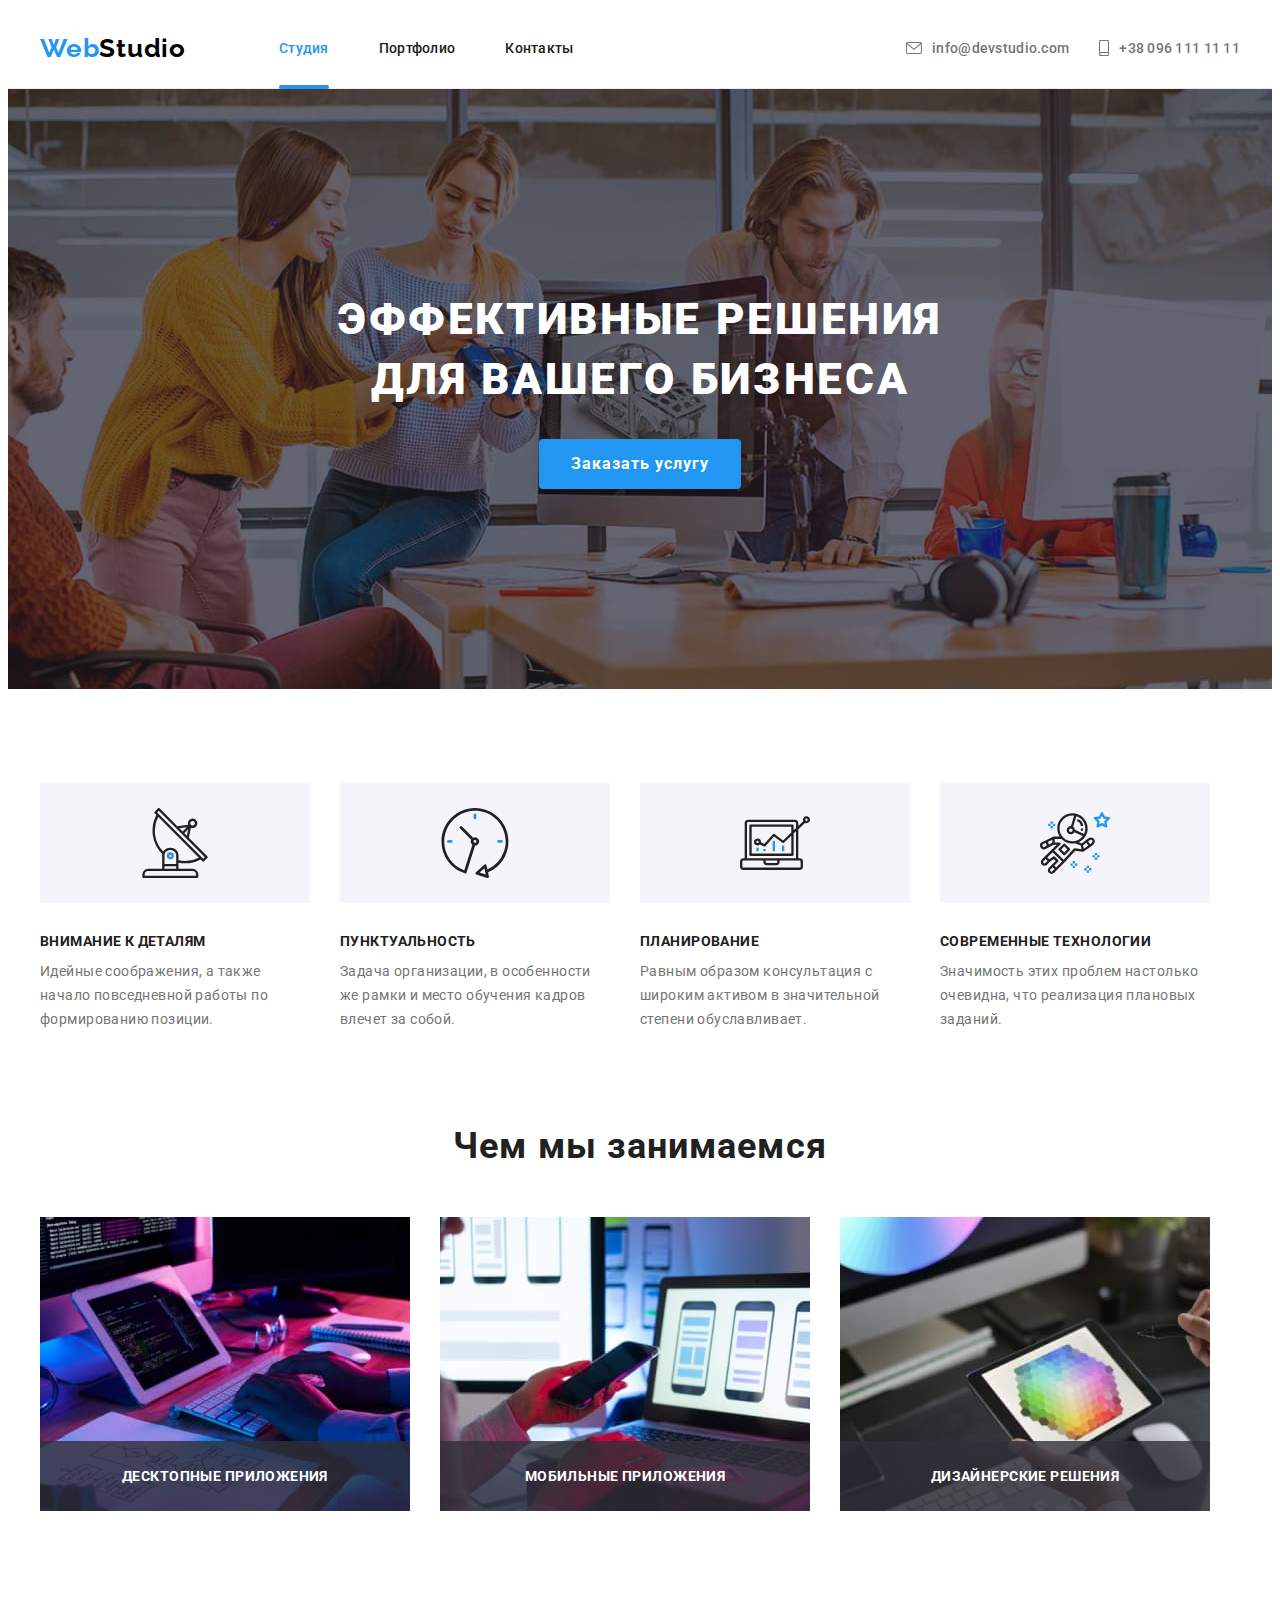
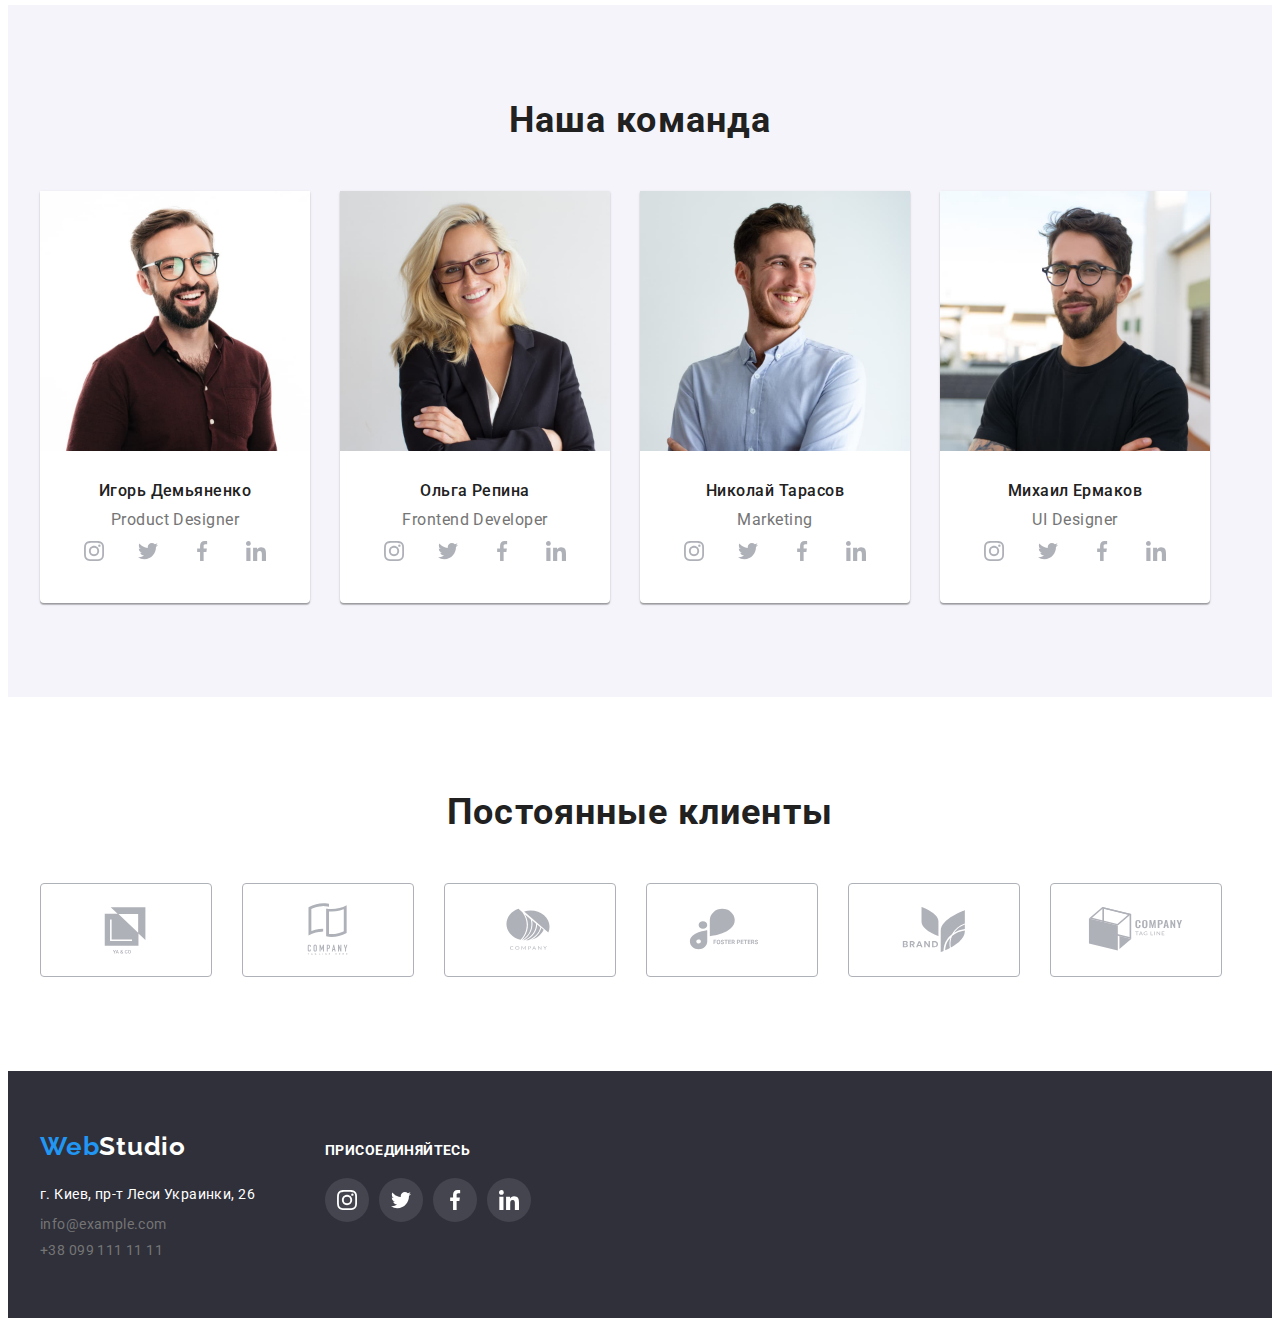
<file: index.html>
<!DOCTYPE html>
<html lang=ru>

<head>
    <meta charset="UTF-8">
    <meta http-equiv="X-UA-Compatible" content="IE=edge">
    <meta name="viewport" content="width=device-width, initial-scale=1.0">
    <title lang="en">WebStudio</title>

    <!-- Normolize  -->
    <link rel="stylesheet" href="https://cdnjs.cloudflare.com/ajax/libs/modern-normalize/1.1.0/modern-normalize.min.css"
        integrity="sha512-wpPYUAdjBVSE4KJnH1VR1HeZfpl1ub8YT/NKx4PuQ5NmX2tKuGu6U/JRp5y+Y8XG2tV+wKQpNHVUX03MfMFn9Q=="
        crossorigin="anonymous" referrerpolicy="no-referrer" />

    <!-- Підключені шрифти -->
    <link rel="preconnect" href="https://fonts.googleapis.com">
    <link rel="preconnect" href="https://fonts.gstatic.com" crossorigin>
    <link
        href="https://fonts.googleapis.com/css2?family=Raleway:wght@700&family=Roboto:wght@100;400;500;700;900&display=swap"
        rel="stylesheet">

    <!-- CSS -->
    <link rel="stylesheet" href="./css/styles.css">

</head>

<body>
    <!-- Секція навігації Header -->
    <header class="header">
        <!-- Навігація по сайту -->
        <div class="container header-container">
            <nav class="header-nav">
                <a class="logo-link link" href="./index.html" lang="en">
                    <span class="logo-style">Web</span>Studio
                </a>
                <ul class="list header-nav-list">
                    <li class="header-item sectiontem">
                        <a class="link header-link current" href="./index.html" lang="ru">Студия</a>
                    </li>
                    <li class="header-item sectiontem">
                        <a class="link header-link" href="./portfolio.html" lang="ru">Портфолио</a>
                    </li>
                    <li class="header-item sectiontem">
                        <a class="link header-link" href="#" lang="ru">Контакты</a>
                    </li>
                </ul>
            </nav>
            <!-- Е-меіл і телефон -->
            <ul class="list header-auth">
                <li class="auth-item">
                    <a class="link header-auth-link" href="mailto:info@devstudio.com">
                        <svg class="icons-contacts" width="16" height="12">
                            <use href="./images/icons.svg#envelope"></use>
                        </svg>info@devstudio.com</a>
                </li>
                <li class="auth-item">
                    <a class="link header-auth-link header-phone" href="tel:+380961111111">
                        <svg class="icons-contacts" width="10" height="16">
                            <use href="./images/icons.svg#smartphone"></use>
                        </svg>+38 096 111 11 11</a>
                </li>
            </ul>
        </div>

    </header>

    <!-- Секція головного контенту -->
    <main class="maim">
        <!-- Секція заголовку і кнопки -->
        <section class="section hero-section">
            <div class="container">
                <h1 class="hero-title" lang="ru">Эффективные решения для вашего бизнеса</h1>
                <button class="btn btn-mode-dark" type="button" data-modal-open>Заказать услугу</button>

            </div>
        </section>
        <!-- Особливості -->
        <section class="section feature">
            <div class="container">
                <h2 class="visually-hidden">Особенности</h2>
                <ul class="list feature-list">
                    <li class="feature-item">
                        <div class="benefits-box-icons">
                            <svg class="benefits-icons" width="70px" height="70px">
                                <use href="./images/icons.svg#antenna"></use>
                            </svg>
                        </div>
                        <h3 class="title feature-title" lang="ru">Внимание к деталям</h3>
                        <p class="text feature-uppertitle" lang="ru">Идейные соображения, а также начало повседневной
                            работы по формированию позиции.</p>
                    </li>
                    <li class="feature-item">
                        <div class="benefits-box-icons">
                            <svg class="benefits-icons" width="70px" height="70px">
                                <use href="./images/icons.svg#clock"></use>
                            </svg>
                        </div>
                        <h3 class="title feature-title" lang="ru">Пунктуальность</h3>
                        <p class="text feature-uppertitle" lang="ru">Задача организации, в особенности же рамки и место
                            обучения кадров влечет за собой.</p>
                    </li>
                    <li class="feature-item">
                        <div class="benefits-box-icons">
                            <svg class="benefits-icons" width="70px" height="70px">
                                <use href="./images/icons.svg#diagram"></use>
                            </svg>
                        </div>
                        <h3 class="title feature-title" lang="ru">Планирование</h3>
                        <p class="text feature-uppertitle" lang="ru">Равным образом консультация с широким активом в
                            значительной степени обуславливает.</p>
                    </li>
                    <li class="feature-item">
                        <div class="benefits-box-icons">
                            <svg class="benefits-icons" width="70px" height="70px">
                                <use href="./images/icons.svg#astronaut"></use>
                            </svg>
                        </div>
                        <h3 class="title feature-title" lang="ru">Современные технологии</h3>
                        <p class="text feature-uppertitle" lang="ru">Значимость этих проблем настолько очевидна, что
                            реализация плановых заданий.</p>
                    </li>
                </ul>
            </div>
        </section>
        <!-- О нас фото -->
        <section class="section about">
            <div class="container">
                <h2 class="title about-title" lang="ru">Чем мы занимаемся</h2>
                <ul class="list about-list">
                    <li class="about-item">
                        <img class="about-img" src="./images/about/box-planshet-z-klaviaturoy.jpg"
                            alt="Руки печатают на портативной клавиатуре програмный код на планшете" width="370">
                        <p class="about-txt">Десктопные приложения</p>
                    </li>
                    <li class="about-item">
                        <img class="about-img" src="./images/about/box-telephon.jpg"
                            alt="Телефон, ноутбук, проекторное дублировние картинки на ноутбуке" width="370">
                        <p class="about-txt">Мобильные приложения</p>
                    </li>
                    <li class="about-item">
                        <img class="about-img" src="./images/about/box-planshet-z-palitroi.jpg"
                            alt="Планшет з палитрой цветов" width="370">
                        <p class="about-txt">Дизайнерские решения</p>
                    </li>
                </ul>
            </div>
        </section>
        <!-- О сотрудниках з фото -->
        <section class="section team">
            <div class="container">
                <h2 class="title team-title" lang="ru">Наша команда</h2>
                <ul class="list team-list">
                    <li class="team-item">
                        <img class="team-img" src="./images/team/img-igor.jpg"
                            alt="Мужичина с бородой в очках в коричневой рубашке" width="270">
                        <div class="card">
                            <h3 class="title team-uppertitle" lang="ru">Игорь Демьяненко</h3>
                            <p class="text team-text" lang="en">Product Designer</p>
                            <ul class="list team-list-icons">
                                <li class="team-item-icons">
                                    <a class="link team-link-icons" target="_blank" rel="noopener noreferrer"
                                        href="https://www.instagram.com/" aria-label="Инстаграм">
                                        <svg class="team-icons" width="20" height="20">
                                            <use href="./images/icons.svg#instagram"></use>
                                        </svg>
                                    </a>
                                </li>
                                <li class="team-item-icons">
                                    <a class="link team-link-icons" target="_blank" rel="noopener noreferrer"
                                        href="https://twitter.com/?lang=ru" aria-label="Твиттер">
                                        <svg class="team-icons" width="20" height="20">
                                            <use href="./images/icons.svg#twitter"></use>
                                        </svg>
                                    </a>
                                </li>
                                <li class="team-item-icons">
                                    <a class="link team-link-icons" target="_blank" rel="noopener noreferrer"
                                        href="https://www.facebook.com/" aria-label="Фейсбук">
                                        <svg class="team-icons" width="20" height="20">
                                            <use href="./images/icons.svg#facebook"></use>
                                        </svg>
                                    </a>
                                </li>
                                <li class="team-item-icons">
                                    <a class="link team-link-icons" target="_blank" rel="noopener noreferrer"
                                        href="https://www.linkedin.com/" aria-label="Линкедин">
                                        <svg class="team-icons" width="20" height="20">
                                            <use href="./images/icons.svg#linkedin"></use>
                                        </svg>
                                    </a>
                                </li>
                            </ul>
                        </div>
                    </li>
                    <li class="team-item">

                        <img class="team-img" src="./images/team/img-olha.jpg" alt="Блондинка в очках и черном пиджаке"
                            width="270">
                        <div class="card">
                            <h3 class="title team-uppertitle" lang="ru">Ольга Репина</h3>
                            <p class="text team-text" lang="en">Frontend Developer</p>
                            <ul class="list team-list-icons">
                                <li>
                                    <a class="link team-link-icons" target="_blank" rel="noopener noreferrer"
                                        href="https://www.instagram.com/" aria-label="Инстаграм">
                                        <svg class="team-icons" width="20" height="20">
                                            <use href="./images/icons.svg#instagram"></use>
                                        </svg>
                                    </a>
                                </li>
                                <li>
                                    <a class="link team-link-icons" target="_blank" rel="noopener noreferrer"
                                        href="https://twitter.com/?lang=ru" aria-label="Твиттер">
                                        <svg class="team-icons" width="20" height="20">
                                            <use href="./images/icons.svg#twitter"></use>
                                        </svg>
                                    </a>
                                </li>
                                <li>
                                    <a class="link team-link-icons" target="_blank" rel="noopener noreferrer"
                                        href="https://www.facebook.com/" aria-label="Фейсбук">
                                        <svg class="team-icons" width="20" height="20">
                                            <use href="./images/icons.svg#facebook"></use>
                                        </svg>
                                    </a>
                                </li>
                                <li>
                                    <a class="link team-link-icons" target="_blank" rel="noopener noreferrer"
                                        href="https://www.linkedin.com/" aria-label="Линкедин">
                                        <svg class="team-icons" width="20" height="20">
                                            <use href="./images/icons.svg#linkedin"></use>
                                        </svg>
                                    </a>
                                </li>
                            </ul>
                        </div>
                    </li>
                    <li class="team-item">
                        <img class="team-img" src="./images/team/img-nikita.jpg"
                            alt="Парень с бородой в белой рубашке улибается" width="270">
                        <div class="card">
                            <h3 class="title team-uppertitle" lang="ru">Николай Тарасов</h3>
                            <p class="text team-text" lang="en">Marketing</p>
                            <ul class="list team-list-icons">
                                <li>
                                    <a class="link team-link-icons" target="_blank" rel="noopener noreferrer"
                                        href="https://www.instagram.com/" aria-label="Инстаграм">
                                        <svg class="team-icons" width="20" height="20">
                                            <use href="./images/icons.svg#instagram"></use>
                                        </svg>
                                    </a>
                                </li>
                                <li>
                                    <a class="link team-link-icons" target="_blank" rel="noopener noreferrer"
                                        href="https://twitter.com/?lang=ru" aria-label="Твиттер">
                                        <svg class="team-icons" width="20" height="20">
                                            <use href="./images/icons.svg#twitter"></use>
                                        </svg>
                                    </a>
                                </li>
                                <li>
                                    <a class="link team-link-icons" target="_blank" rel="noopener noreferrer"
                                        href="https://www.facebook.com/" aria-label="Фейсбук">
                                        <svg class="team-icons" width="20" height="20">
                                            <use href="./images/icons.svg#facebook"></use>
                                        </svg>
                                    </a>
                                </li>
                                <li>
                                    <a class="link team-link-icons" target="_blank" rel="noopener noreferrer"
                                        href="https://www.linkedin.com/" aria-label="Линкедин">
                                        <svg class="team-icons" width="20" height="20">
                                            <use href="./images/icons.svg#linkedin"></use>
                                        </svg>
                                    </a>
                                </li>
                            </ul>
                        </div>
                    </li>
                    <li class="team-item">
                        <img class="team-img" src="./images/team/img-misha.jpg"
                            alt="Парень в очках и борой в черной футболке" width="270">
                        <div class="card">
                            <h3 class="title team-uppertitle" lang="ru">Михаил Ермаков</h3>
                            <p class="text team-text" lang="en">UI Designer</p>
                            <ul class="list team-list-icons">
                                <li>
                                    <a class="link team-link-icons" target="_blank" rel="noopener noreferrer"
                                        href="https://www.instagram.com/" aria-label="Инстаграм">
                                        <svg class="team-icons" width="20" height="20">
                                            <use href="./images/icons.svg#instagram"></use>
                                        </svg>
                                    </a>
                                </li>
                                <li>
                                    <a class="link team-link-icons" target="_blank" rel="noopener noreferrer"
                                        href="https://twitter.com/?lang=ru" aria-label="Твиттер">
                                        <svg class="team-icons" width="20" height="20">
                                            <use href="./images/icons.svg#twitter"></use>
                                        </svg>
                                    </a>
                                </li>
                                <li>
                                    <a class="link team-link-icons" target="_blank" rel="noopener noreferrer"
                                        href="https://www.facebook.com/" aria-label="Фейсбук">
                                        <svg class="team-icons" width="20" height="20">
                                            <use href="./images/icons.svg#facebook"></use>
                                        </svg>
                                    </a>
                                </li>
                                <li>
                                    <a class="link team-link-icons" target="_blank" rel="noopener noreferrer"
                                        href="https://www.linkedin.com/" aria-label="Линкедин">
                                        <svg class="team-icons" width="20" height="20">
                                            <use href="./images/icons.svg#linkedin"></use>
                                        </svg>
                                    </a>
                                </li>
                            </ul>
                        </div>
                    </li>
                </ul>
            </div>
        </section>
        <!-- Постояние коиенти -->
        <section class="section">
            <div class="container clients-container">
                <h2 class="title clients-title">Постоянные клиенты</h2>
                <ul class="list clients-list">
                    <li>
                        <a class="clients-link link" href="./index.html" target="_blank" rel="noopener noreferrer">
                            <svg class="clients-icons" width="106" height="60">
                                <use href="./images/icons.svg#client-1"></use>
                            </svg>
                        </a>
                    </li>
                    <li>
                        <a class="clients-link link" href="./index.html" target="_blank" rel="noopener noreferrer">
                            <svg class="clients-icons" width="106" height="60">
                                <use href="./images/icons.svg#client-2"></use>
                            </svg>
                        </a>
                    </li>
                    <li>
                        <a class="clients-link link" href="./index.html" target="_blank" rel="noopener noreferrer">
                            <svg class="clients-icons" width="106" height="60">
                                <use href="./images/icons.svg#client-3"></use>
                            </svg>
                        </a>
                    </li>
                    <li>
                        <a class="clients-link link" href="./index.html" target="_blank" rel="noopener noreferrer">
                            <svg class="clients-icons" width="106" height="60">
                                <use href="./images/icons.svg#client-4"></use>
                            </svg>
                        </a>
                    </li>
                    <li>
                        <a class="clients-link link" href="./index.html" target="_blank" rel="noopener noreferrer">
                            <svg class="clients-icons" width="106" height="60">
                                <use href="./images/icons.svg#client-5"></use>
                            </svg>
                        </a>
                    </li>
                    <li>
                        <a class="clients-link link" href="./index.html" target="_blank" rel="noopener noreferrer">
                            <svg class="clients-icons" width="106" height="60">
                                <use href="./images/icons.svg#client-6"></use>
                            </svg>
                        </a>
                    </li>
                </ul>
            </div>
        </section>
    </main>
    <!-- Секція підвалу, прав, контактної інформаціх -->
    <footer class="footer">
        <div class="container footer-container">
            <div class="footer-address">
                <!-- Лого з посиланням -->
                <a class="link footer-logo" href="./index.html" lang="en"><span class="logo-style">Web</span>Studio</a>
                <address class="address">
                    <ul class="list footer-list">
                        <!-- Адреса -->
                        <li class="address-item"><a class="link address-link footer-contacts"
                                href="https://goo.gl/maps/Kzo8s4aSdxviGHbG7" target="_blank"
                                rel="noopener nofollow noreferrer">г. Киев, пр-т Леси Украинки, 26</a>
                        </li>
                        <!-- Е-меіл і телефон -->
                        <li class="address-item">
                            <a class="link footer-contacts footer-mail"
                                href="mailto:info@example.com">info@example.com</a>
                        </li>
                        <li class="address-item">
                            <a class="link footer-contacts footer-phone" href="tel:+380991111111">+38 099 111 11 11</a>
                        </li>
                    </ul>
                </address>
            </div>
            <div class="footer-socials">
                <p class="footer-socials-title">Присоединяйтесь</p>
                <ul class="list footer-socials-list">
                    <li class="footer-socials-item">
                        <a class="link footer-socials-link" target="_blank" rel="noopener noreferrer"
                            href="https://www.instagram.com/" aria-label="Инстаграм">
                            <svg class="footers-icons" width="20" height="20">
                                <use href="./images/icons.svg#instagram"></use>
                            </svg>
                        </a>
                    </li>
                    <li class="footer-socials-item">
                        <a class="link footer-socials-link" target="_blank" rel="noopener noreferrer"
                            href="https://twitter.com/?lang=ru" aria-label="Твиттер">
                            <svg class="footers-icons" width="20" height="20">
                                <use href="./images/icons.svg#twitter""></use>
                            </svg>
                        </a>
                    </li>
                    <li class=" footer-socials-item">
                                    <a class="link footer-socials-link" target="_blank" rel="noopener noreferrer"
                                        href="https://www.facebook.com/" aria-label="Фейсбук">
                                        <svg class="footers-icons" width="20" height="20">
                                            <use href="./images/icons.svg#facebook"></use>
                                        </svg>
                                    </a>
                    </li>
                    <li class="footer-socials-item">
                        <a class="link footer-socials-link" target="_blank" rel="noopener noreferrer"
                            href="https://www.linkedin.com/" aria-label="Линкедин">
                            <svg class="footers-icons" width="20" height="20">
                                <use href="./images/icons.svg#linkedin"></use>
                            </svg>
                        </a>
                    </li>
                </ul>
            </div>
        </div>
    </footer>
    <!-- Modal window -->
    <div class="backdrop is-hidden" data-modal>
        <div class="modal">
            <button class="modal-btn" type="button" data-modal-close>
                <svg class="modal-btn-icon" width="18" height="18">
                    <use href="./images/icons.svg#close-black-icon"></use>
                </svg>
            </button>
        </div>
    </div>
    <script src="./js/modal.js"></script>
</body>

</html>
</file>
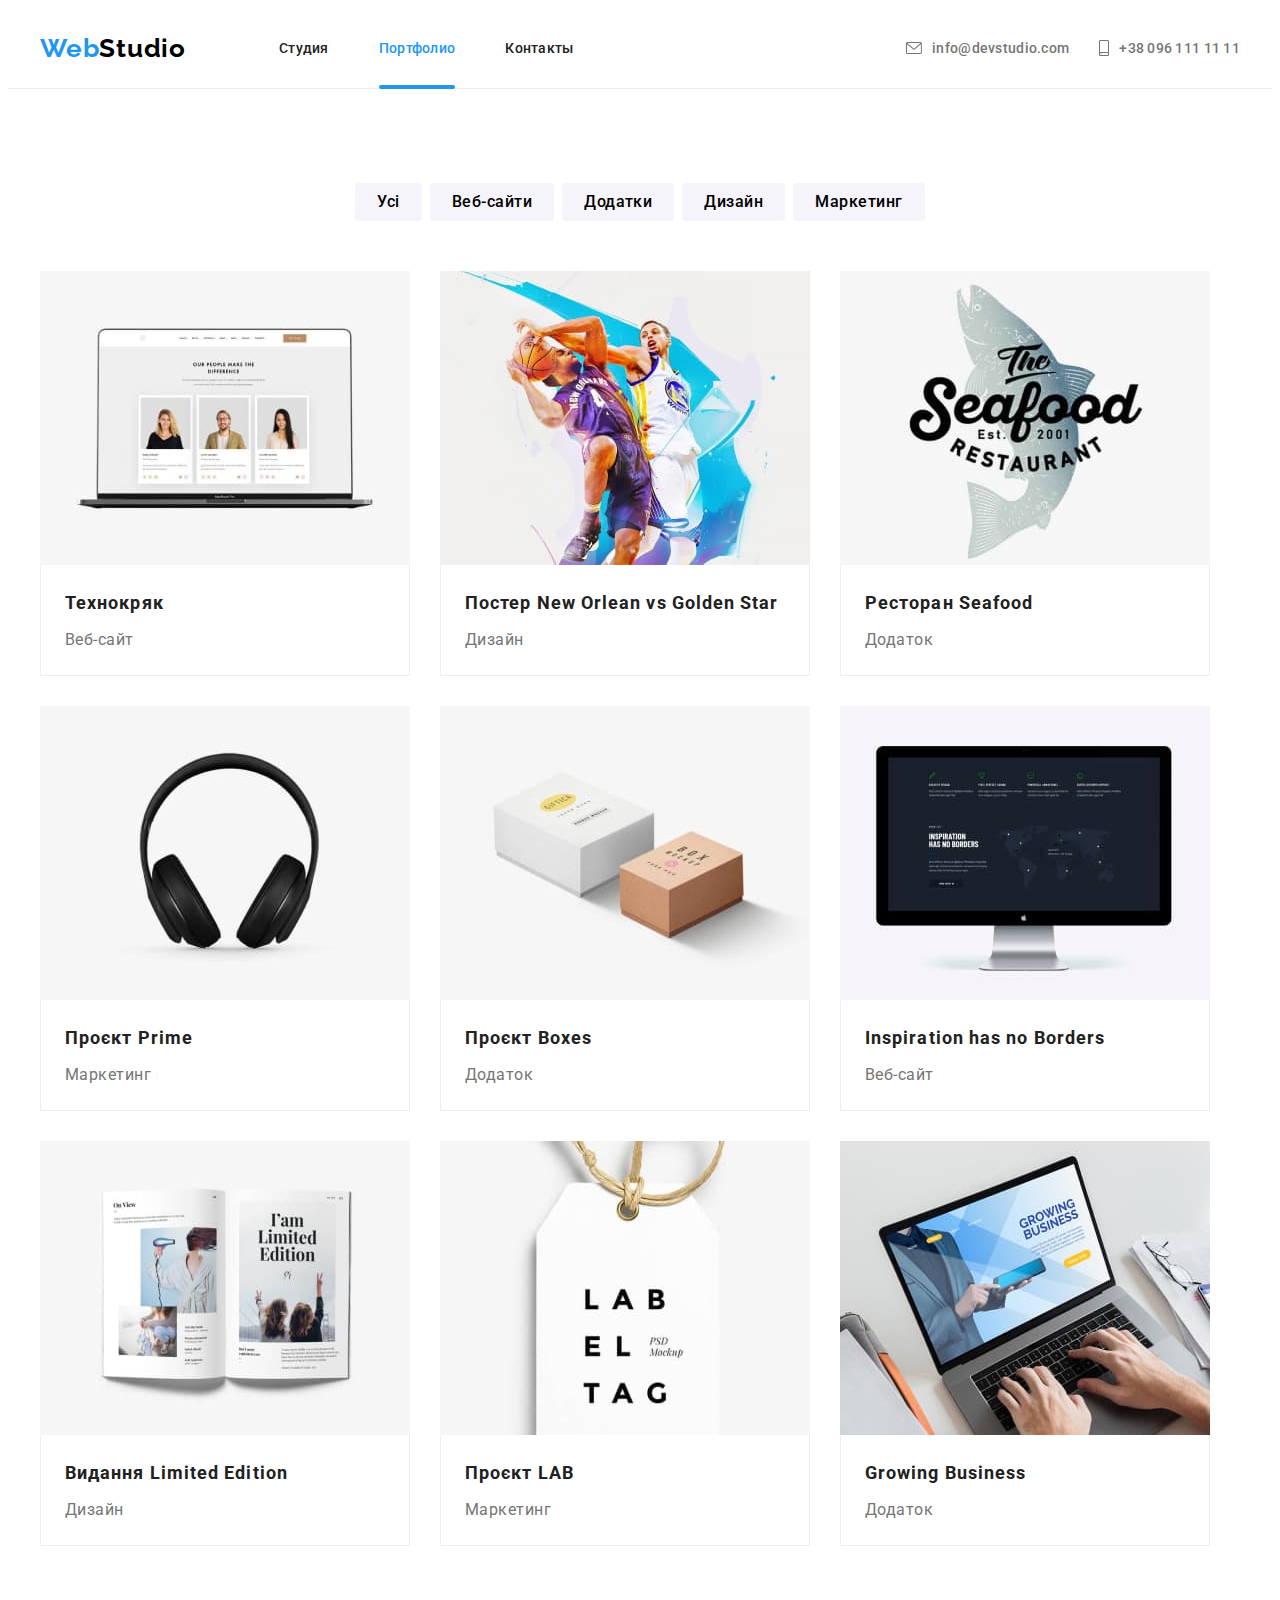
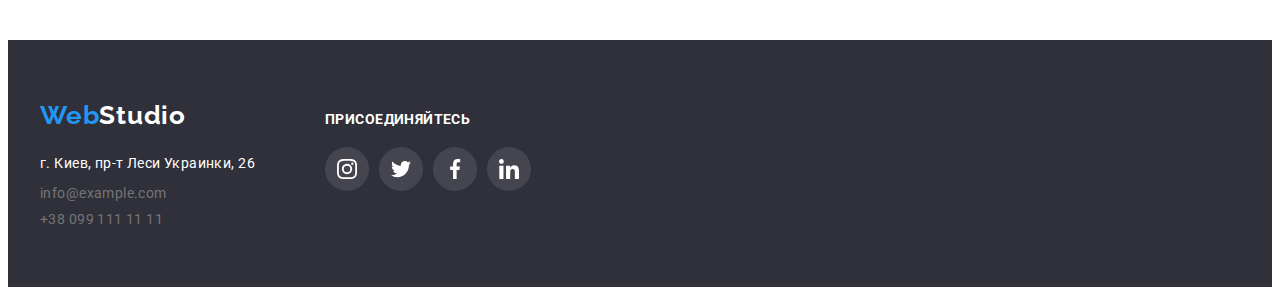
<file: portfolio.html>
<!DOCTYPE html>
<html lang=ru>

<head>
    <meta charset="UTF-8">
    <meta http-equiv="X-UA-Compatible" content="IE=edge">
    <meta name="viewport" content="width=device-width, initial-scale=1.0">
    <title lang="en">Portfolio</title>

    <!-- Normolize  -->
    <link rel="stylesheet" href="https://cdnjs.cloudflare.com/ajax/libs/modern-normalize/1.1.0/modern-normalize.min.css"
        integrity="sha512-wpPYUAdjBVSE4KJnH1VR1HeZfpl1ub8YT/NKx4PuQ5NmX2tKuGu6U/JRp5y+Y8XG2tV+wKQpNHVUX03MfMFn9Q=="
        crossorigin="anonymous" referrerpolicy="no-referrer" />

    <!-- Підключені шрифти -->
    <link rel="preconnect" href="https://fonts.googleapis.com">
    <link rel="preconnect" href="https://fonts.gstatic.com" crossorigin>
    <link
        href="https://fonts.googleapis.com/css2?family=Raleway:wght@700&family=Roboto:wght@100;400;500;700;900&display=swap"
        rel="stylesheet">

    <!-- CSS -->
    <link rel="stylesheet" href="./css/styles.css">

</head>

<body>
    <!-- Секція навігації Header -->
    <header class="header">
        <!-- Навігація по сайту -->
        <div class="container header-container">
            <nav class="header-nav">
                <a class="logo-link link" href="./index.html" lang="en">
                    <span class="logo-style">Web</span>Studio
                </a>
                <ul class="list header-nav-list">
                    <li class="header-item sectiontem">
                        <a class="link header-link" href="./index.html" lang="ru">Студия</a>
                    </li>
                    <li class="header-item sectiontem">
                        <a class="link header-link current" href="./portfolio.html" lang="ru">Портфолио</a>
                    </li>
                    <li class="header-item sectiontem">
                        <a class="link header-link" href="#" lang="ru">Контакты</a>
                    </li>
                </ul>
            </nav>
            <!-- Е-меіл і телефон -->
            <ul class="list header-auth">
                <li class="auth-item">
                    <a class="link header-auth-link" href="mailto:info@devstudio.com">
                        <svg class="icons-contacts" width="16" height="12">
                            <use href="./images/icons.svg#envelope"></use>
                        </svg>info@devstudio.com</a>
                </li>
                <li class="auth-item">
                    <a class="link header-auth-link header-phone" href="tel:+380961111111">
                        <svg class="icons-contacts" width="10" height="16">
                            <use href="./images/icons.svg#smartphone"></use>
                        </svg>+38 096 111 11 11</a>
                </li>
            </ul>
        </div>

    </header>

    <!-- Секція головного контенту Portfolio-->
    <main>
        <section class="section">
            <h1 class="visually-hidden">Фильтр</h1>
            <div class="container">
                <ul class="list btn-list">
                    <li class="btn-item">
                        <button class="filter-btn" type="button">Усі</button>
                    </li>
                    <li class="btn-item">
                        <button class="filter-btn" type="button">Веб-сайти</button>
                    </li>
                    <li class="btn-item">
                        <button class="filter-btn" type="button">Додатки</button>
                    </li>
                    <li class="btn-item">
                        <button class="filter-btn" type="button">Дизайн</button>
                    </li>
                    <li class="btn-item">
                        <button class="filter-btn" type="button">Маркетинг</button>
                    </li>
                </ul>
                <ul class="list filter-list">
                    <li>
                        <a href="#" class="filter-link">
                            <div class="filter-box">
                                <img class="filter-img" src="./images/portfolio/technocryke.jpg"
                                    alt="Сторінка про нас на ноутбуці" width="370">
                                <div class="filter-over-box">
                                    <p class="filter-box-txt">
                                        Ресурс предлагает комплексные предложения с разным уровнем функционала и
                                        сервисов.
                                        Все это
                                        позволит посетителю получить исчерпывающие сведения о&nbspкомпании или частном
                                        лице.
                                    </p>
                                </div>
                            </div>

                            <div class="portfolio-card">
                                <h2 class="filter-title">Технокряк</h2>
                                <p class="filter-text">Веб-сайт</p>
                            </div>
                        </a>
                    </li>
                    <li>
                        <a href="#" class="filter-link">
                            <div class="filter-box">
                                <img class="filter-img" src="./images/portfolio/posterstar.jpg" alt="два бейсболисти"
                                    width="370">
                                <div class="filter-over-box">
                                    <p class="filter-box-txt">
                                        Ресурс предлагает комплексные предложения с разным уровнем функционала и
                                        сервисов.
                                        Все это
                                        позволит посетителю получить исчерпывающие сведения о&nbspкомпании или частном
                                        лице.
                                    </p>
                                </div>
                            </div>

                            <div class="portfolio-card">
                                <h2 class="filter-title">Постер New Orlean vs Golden Star</h2>
                                <p class="filter-text">Дизайн</p>
                            </div>
                        </a>
                    </li>
                    <li>
                        <a href="#" class="filter-link">
                            <div class="filter-box">
                                <img class="filter-img" src="./images/portfolio/seafood.jpg"
                                    alt="назва ресторану на фоні риби" width="370">
                                <div class="filter-over-box">
                                    <p class="filter-box-txt">
                                        Ресурс предлагает комплексные предложения с разным уровнем функционала и
                                        сервисов.
                                        Все это
                                        позволит посетителю получить исчерпывающие сведения о&nbspкомпании или частном
                                        лице.
                                    </p>
                                </div>
                            </div>

                            <div class="portfolio-card">
                                <h2 class="filter-title">Ресторан Seafood</h2>
                                <p class="filter-text">Додаток</p>
                            </div>
                        </a>

                    </li>
                    <li>
                        <a href="#" class="filter-link">
                            <div class="filter-box">
                                <img class="filter-img" src="./images/portfolio/prime.jpg" alt="навушники" width="370">
                                <div class="filter-over-box">
                                    <p class="filter-box-txt">
                                        Ресурс предлагает комплексные предложения с разным уровнем функционала и
                                        сервисов.
                                        Все это
                                        позволит посетителю получить исчерпывающие сведения о&nbspкомпании или частном
                                        лице.
                                    </p>
                                </div>
                            </div>

                            <div class="portfolio-card">
                                <h2 class="filter-title">Проєкт Prime</h2>
                                <p class="filter-text">Маркетинг</p>
                            </div>
                        </a>

                    </li>
                    <li>
                        <a href="#" class="filter-link">
                            <div class="filter-box">
                                <img class="filter-img" src="./images/portfolio/box.jpg" alt="дві коробки" width="370">
                                <div class="filter-over-box">
                                    <p class="filter-box-txt">
                                        Ресурс предлагает комплексные предложения с разным уровнем функционала и
                                        сервисов.
                                        Все это
                                        позволит посетителю получить исчерпывающие сведения о&nbspкомпании или частном
                                        лице.
                                    </p>
                                </div>
                            </div>
                            <div class="portfolio-card">
                                <h2 class="filter-title">Проєкт Boxes</h2>
                                <p class="filter-text">Додаток</p>
                            </div>
                        </a>

                    </li>
                    <li>
                        <a href="#" class="filter-link">
                            <div class="filter-box">
                                <img class="filter-img" src="./images/portfolio/border.jpg" alt="монітор" width="370">
                                <div class="filter-over-box">
                                    <p class="filter-box-txt">
                                        Ресурс предлагает комплексные предложения с разным уровнем функционала и
                                        сервисов.
                                        Все это
                                        позволит посетителю получить исчерпывающие сведения о&nbspкомпании или частном
                                        лице.
                                    </p>
                                </div>
                            </div>

                            <div class="portfolio-card">
                                <h2 class="filter-title">Inspiration has no Borders</h2>
                                <p class="filter-text">Веб-сайт</p>
                            </div>
                        </a>

                    </li>
                    <li>
                        <a href="#" class="filter-link">
                            <div class="filter-box">
                                <img class="filter-img" src="./images/portfolio/limited.jpg" alt="розгорнута книга"
                                    width="370">
                                <div class="filter-over-box">
                                    <p class="filter-box-txt">
                                        Ресурс предлагает комплексные предложения с разным уровнем функционала и
                                        сервисов.
                                        Все это
                                        позволит посетителю получить исчерпывающие сведения о&nbspкомпании или частном
                                        лице.
                                    </p>
                                </div>
                            </div>

                            <div class="portfolio-card">
                                <h2 class="filter-title">Видання Limited Edition</h2>
                                <p class="filter-text">Дизайн</p>
                            </div>
                        </a>

                    </li>
                    <li>
                        <a href="#" class="filter-link">
                            <div class="filter-box">
                                <img class="filter-img" src="./images/portfolio/lab.jpg" alt="лейбл з написом лаб"
                                    width="370">
                                <div class="filter-over-box">
                                    <p class="filter-box-txt">
                                        Ресурс предлагает комплексные предложения с разным уровнем функционала и
                                        сервисов.
                                        Все это
                                        позволит посетителю получить исчерпывающие сведения о&nbspкомпании или частном
                                        лице.
                                    </p>
                                </div>
                            </div>

                            <div class="portfolio-card">
                                <h2 class="filter-title">Проєкт LAB</h2>
                                <p class="filter-text">Маркетинг</p>
                            </div>
                        </a>

                    </li>
                    <li>
                        <a href="#" class="filter-link">
                            <div class="filter-box">
                                <img class="filter-img" src="./images/portfolio/growing.jpg"
                                    alt="друкування на ноутбуці" width="370">
                                <div class="filter-over-box">
                                    <p class="filter-box-txt">
                                        Ресурс предлагает комплексные предложения с разным уровнем функционала и
                                        сервисов.
                                        Все это
                                        позволит посетителю получить исчерпывающие сведения о&nbspкомпании или частном
                                        лице.
                                    </p>
                                </div>
                            </div>

                            <div class="portfolio-card">
                                <h2 class="filter-title">Growing Business</h2>
                                <p class="filter-text">Додаток</p>
                            </div>
                        </a>

                    </li>
                </ul>
            </div>
        </section>
    </main>
    <!-- Секція підвалу, прав, контактної інформаціх -->
    <footer class="footer">
        <div class="container footer-container">
            <div class="footer-address">
                <!-- Лого з посиланням -->
                <a class="link footer-logo" href="./index.html" lang="en"><span class="logo-style">Web</span>Studio</a>
                <address class="address">
                    <ul class="list footer-list">
                        <!-- Адреса -->
                        <li class="address-item"><a class="link address-link footer-contacts"
                                href="https://goo.gl/maps/Kzo8s4aSdxviGHbG7" target="_blank"
                                rel="noopener nofollow noreferrer">г. Киев, пр-т Леси Украинки, 26</a>
                        </li>
                        <!-- Е-меіл і телефон -->
                        <li class="address-item">
                            <a class="link footer-contacts footer-mail"
                                href="mailto:info@example.com">info@example.com</a>
                        </li>
                        <li class="address-item">
                            <a class="link footer-contacts footer-phone" href="tel:+380991111111">+38 099 111 11 11</a>
                        </li>
                    </ul>
                </address>
            </div>
            <div class="footer-socials">
                <p class="footer-socials-title">Присоединяйтесь</p>
                <ul class="list footer-socials-list">
                    <li class="footer-socials-item">
                        <a class="link footer-socials-link" target="_blank" rel="noopener noreferrer"
                            href="https://www.instagram.com/" aria-label="Инстаграм">
                            <svg class="footers-icons" width="20" height="20">
                                <use href="./images/icons.svg#instagram"></use>
                            </svg>
                        </a>
                    </li>
                    <li class="footer-socials-item">
                        <a class="link footer-socials-link" target="_blank" rel="noopener noreferrer"
                            href="https://twitter.com/?lang=ru" aria-label="Твиттер">
                            <svg class="footers-icons" width="20" height="20">
                                <use href="./images/icons.svg#twitter""></use>
                            </svg>
                        </a>
                    </li>
                    <li class=" footer-socials-item">
                                    <a class="link footer-socials-link" target="_blank" rel="noopener noreferrer"
                                        href="https://www.facebook.com/" aria-label="Фейсбук">
                                        <svg class="footers-icons" width="20" height="20">
                                            <use href="./images/icons.svg#facebook"></use>
                                        </svg>
                                    </a>
                    </li>
                    <li class="footer-socials-item">
                        <a class="link footer-socials-link" target="_blank" rel="noopener noreferrer"
                            href="https://www.linkedin.com/" aria-label="Линкедин">
                            <svg class="footers-icons" width="20" height="20">
                                <use href="./images/icons.svg#linkedin"></use>
                            </svg>
                        </a>
                    </li>
                </ul>
            </div>
        </div>
    </footer>
</body>

</html>
</file>
<file: css/styles.css>
:root {
    /* text color */
    --primary-text-color: #757575;
    --title-text-color: #212121;
    --nav-text-color: #000000;
    --footer-text-color: #ffffff;
    --auth-text-color: rbga(255, 255, 255, .6);
    /* accent color */
    --accent-color: #2196F3;
    /* background-color */
    --primary-white-color: #ffffff;
    --herro-bgc: #2F303A;
    --about-bgc: #F5F4FA;
    --portfolio-img-bgc: #EEEEEE;
    /* decorative line color */
    --icons-color: #AFB1B8;
    --output-line-color: #F5F5F5;
    /* text font */
    --main-font: 'Roboto', sans-serif;
    --secondary-font: 'Raleway', sans-serif;
    /* animation */
    --animations: 250ms cubic-bezier(0.4, 0, 0.2, 1);
}


body {
    font-family: var(--main-font);
    letter-spacing: 0.03em;
    font-size: 14px;

    background-color: var(--primary-white-color);
    color: var(--primary-text-color);

}

/* Reset style */

h1,
h2,
h3,
h4,
h5,
h6,
p {
    margin: 0;
}

address {
    font-style: normal;
}

button {
    display: block;
    margin: 0 auto;
    cursor: pointer;
    border: none;
    border-radius: 4px;
}

.list {
    list-style: none;
    padding: 0;
    margin: 0;
}

.link,
a {
    text-decoration: none;
    color: var(--title-text-color);
}

img {
    display: block;
    max-width: 100%;
    height: auto;
}

/* Base style */

.text {
    font-weight: 400;
    font-size: 14px;
    line-height: calc(24 / 14);
    letter-spacing: 0.03em;
    color: var(--primary-text-color);
}

.title {
    font-weight: 700;
    font-size: 14px;
    line-height: calc(16 / 14);
    letter-spacing: 0.03em;
    color: var(--title-text-color);
}

.visually-hidden {
    position: absolute;
    width: 1px;
    height: 1px;
    margin: -1px;
    border: 0;
    padding: 0;
    white-space: nowrap;
    clip-path: inset(100%);
    clip: rect(0 0 0 0);
    overflow: hidden;
}

.section {
    padding-top: 94px;
    padding-bottom: 94px;
}

.container {
    width: 1200px;
    padding: 0 15px;
    margin: 0 auto;
    /* outline: 2px solid orange;
  outline-offset: -2px; */
}

/* header */

.header {
    border-bottom: 1px solid #ececec;
}

.header-container {
    display: flex;
    align-items: center;
}

.header-nav {
    display: flex;
    align-items: center;
    margin-right: auto;
}

.logo-link {
    margin-right: 93px;
    color: var(--nav-text-color);
    font-family: var(--secondary-font);
    font-weight: 700;
    font-size: 26px;
    line-height: calc(31 / 26);
    letter-spacing: 0.03em;

}

.logo-style {
    color: var(--accent-color);
}

.header-nav-list {
    display: flex;
    align-items: center;
}

.header-item {
    margin-right: 50px;
}

.header-item:last-child {
    margin-right: 0;
}

.header-auth {
    display: flex;
    align-items: center;
}

.auth-item:not(:last-child) {
    margin-right: 30px;
}

.header-link,
.header-auth-link {
    position: relative;
    padding-top: 32px;
    padding-bottom: 32px;
    font-weight: 500;
    font-size: 14px;
    line-height: calc(16 / 14);
    letter-spacing: 0.02em;
    color: var(--title-text-color);

    transition: color var(--animations);
}

.header-auth-link {
    display: flex;
    align-items: center;
    color: var(--primary-text-color);
}

.header-auth-link:hover,
.header-auth-lin:focus,
.header-link:hover,
.header-link:focus {
    color: var(--accent-color);
}

.current {
    color: var(--accent-color);
}

.current::after {
    content: '';
    position: absolute;
    bottom: -1px;
    display: block;
    width: 100%;
    height: 4px;
    border-radius: 2px;
    background-color: var(--accent-color);
}

.icons-contacts {
    margin-right: 10px;
    fill: currentColor;
}


/* hero section */

.hero-section {
    background-color: var(--herro-bgc);
    text-align: center;
    padding-top: 200px;
    padding-bottom: 200px;
    margin-right: auto;
    margin-left: auto;
    max-width: 1600px;

    background-image: linear-gradient(to right, rgb(47, 48, 58, 0.4), rgba(47, 48, 58, 0.4)), url(../images/about/hero.jpg);
    background-repeat: no-repeat;
    background-position: center;
    background-size: cover;
}


.hero-title {
    margin-top: 0;
    margin-bottom: 30px;
    margin-right: auto;
    margin-left: auto;
    text-align: center;

    width: 696px;
    font-weight: 900;
    font-size: 44px;
    line-height: calc(60 / 44);
    letter-spacing: 0.06em;
    text-transform: uppercase;
    color: var(--primary-white-color);
}

.btn {
    display: flex;
    margin-left: auto;
    margin-right: auto;
    padding-top: 10px;
    padding-right: 32px;
    padding-bottom: 10px;
    padding-left: 32px;
    background-color: var(--accent-color);
    color: var(--footer-text-color);
    font-family: inherit;
    font-weight: 700;
    font-size: 16px;
    line-height: calc(30 / 16);
    letter-spacing: 0.06em;
    box-shadow: 0px 4px 4px rgba(0, 0, 0, 0.15);

    transition: background-color var(--animations), box-shadow var(--animations), border-radius var(--animations);
}

.btn:hover,
.btn:focus {
    background-color: #188CE8;
    box-shadow: 0px 4px 4px rgba(0, 0, 0, 0.15);
    border-radius: 4px;
}



/* feature */
.feature {
    padding-bottom: 0;
}

.feature-list {
    display: flex;
    justify-content: flex-start;
    gap: 30px;
}

.feature-item {
    flex-basis: 270px;
}

.feature-title {
    text-transform: uppercase;
    margin-bottom: 10px;
}

.benefits-box-icons {
    display: flex;
    justify-content: center;
    align-items: center;
    width: 270px;
    height: 120px;
    margin-bottom: 30px;
    background-color: var(--about-bgc);
}

.benefits-icons {
    background-color: var(--light-bg-color);
}



/* about */

.about-list,
.team-list {
    display: flex;
    gap: 30px;
}

.about-title,
.team-title {
    margin-bottom: 50px;
    font-weight: 700;
    font-size: 36px;
    line-height: calc(42 / 36);
    text-align: center;
    letter-spacing: 0.03em;
    color: var(--title-text-color)
}

.about-item {
    position: relative;
}

.about-txt {
    display: flex;
    justify-content: center;
    align-items: center;

    position: absolute;
    bottom: 0;
    left: 0;

    width: 100%;
    height: 70px;

    font-weight: 700;
    line-height: calc(16 / 14);
    text-align: center;
    text-transform: uppercase;
    color: var(--footer-text-color);
    background-color: rgba(47, 48, 58, 0.8);
}

/* our team */
.team {
    background-color: var(--about-bgc);
}



.team-uppertitle {
    font-weight: 500;
    font-size: 16px;
    line-height: calc(19 / 16);
    text-align: center;
    letter-spacing: 0.03em;
    margin-bottom: 10px;
}

.team-item {
    background-color: var(--primary-white-color);
    box-shadow: 0px 1px 3px rgba(0, 0, 0, 0.12), 0px 1px 1px rgba(0, 0, 0, 0.14),
        0px 2px 1px rgba(0, 0, 0, 0.2);
    border-radius: 0px 0px 4px 4px;
}

.team-text {
    font-weight: 400;
    font-size: 16px;
    line-height: calc(19 / 16);
    text-align: center;
    letter-spacing: 0.03em;
}

.card {
    padding: 30px 0;
    text-align: center;
}

.team-list-icons {
    display: flex;
    justify-content: center;
    align-items: center;
    gap: 10px;
}

.team-link-icons {
    display: flex;
    width: 44px;
    height: 44px;
    justify-content: center;
    align-items: center;
    color: var(--icons-color);
    border-radius: 50%;

    transition: color var(--animations), background-color var(--animations);
}

.team-link-icons:hover,
.team-link-icons:focus {
    color: var(--primary-white-color);
    background-color: var(--accent-color);
}

.team-icons {
    fill: currentColor
}

/* Clients */

.clients-title {
    font-style: normal;
    font-size: 36px;
    line-height: calc(42 / 36);
    text-align: center;
    margin-bottom: 50px;
}

.clients-list {
    display: flex;
    gap: 30px;
}

.clients-link {
    display: flex;
    justify-content: center;
    align-items: center;
    width: 170px;
    height: 92px;
    border: 1px solid var(--icons-color);
    border-radius: 4px;
    color: var(--icons-color);

    transition: color var(--animations), border-color var(--animations);
}

.clients-link:hover,
.clients-link:focus {
    color: var(--accent-color);
    border-color: var(--auth-text-color);
}

.clients-icons {
    fill: currentColor;
}


/* footer */
.footer {
    background-color: var(--herro-bgc);
    padding-top: 60px;
    padding-bottom: 60px;
}

.footer-container {
    display: flex;
    align-items: baseline;
}

.footer-address {
    margin-right: 70px;
}

.footer-logo {
    color: var(--footer-text-color);
    font-family: var(--secondary-font);
    font-weight: 700;
    font-size: 26px;
    line-height: calc(31 / 26);
    letter-spacing: 0.03em;

}



.address .address-link {
    color: var(--footer-text-color);
    font-weight: 400;
    font-size: 14px;
    line-height: calc(24 / 14);
    letter-spacing: 0.03em;
}

.address-item:not(:last-child) {
    margin-bottom: 10px;
}


.address {
    margin-top: 20px;
}

.footer-contacts {
    color: var(--auth-text-color);
    transition: color var(--animations);
}

.address-link:hover,
.address-link:focus,
.footer-phone:hover,
.footer-phone:focus,
.footer-mail:focus,
.footer-mail:hover {
    color: var(--accent-color);
}

.footer-socials-title {
    font-weight: 700;
    line-height: calc(16 / 14);
    text-transform: uppercase;
    color: var(--footer-text-color);
    margin-bottom: 20px;
}

.footer-socials-list {
    display: flex;
    justify-content: center;
    align-items: baseline;
    gap: 10px;
}

.footer-socials-link {
    display: flex;
    justify-content: center;
    align-items: center;
    width: 44px;
    height: 44px;
    border-radius: 50%;
    background-color: rgba(255, 255, 255, 0.1);

    transition: background-color var(--animations);
}

.footer-socials-link:hover,
.footer-socials-link:focus {
    background-color: var(--accent-color);
}

.footers-icons {
    fill: #FFFFFF;
}

/* Portfolio */

.btn-list {
    display: flex;
    justify-content: center;
    gap: 8px;
    margin-bottom: 50px;
}

.filter-btn {
    padding-top: 6px;
    padding-right: 22px;
    padding-bottom: 6px;
    padding-left: 22px;
    font-family: inherit;
    font-weight: 500;
    font-size: 16px;
    line-height: calc(26 /16);
    letter-spacing: 0.03em;
    background-color: var(--about-bgc);

    transition: color var(--animations), background-color var(--animations), box-shadow var(--animations);
}

.filter-btn:focus,
.filter-btn:hover {
    background: var(--accent-color);
    color: var(--primary-white-color);
    box-shadow: 0px 3px 1px rgba(0, 0, 0, 0.1), 0px 1px 2px rgba(0, 0, 0, 0.08),
        0px 2px 2px rgba(0, 0, 0, 0.12);
}


.filter-list {
    display: flex;
    flex-wrap: wrap;
    gap: 30px;
}

.portfolio-card {
    padding: 20px 24px;
    border: 1px solid #EEEEEE;
    border-top: 0;
}

.filter-title {
    margin-bottom: 4px;
    font-weight: 700;
    font-size: 18px;
    line-height: calc(36 / 18);
    letter-spacing: 0.06em;
    color: var(--title-text-color)
}

.filter-text {
    font-weight: 400;
    font-size: 16px;
    line-height: calc(30 / 16);
    letter-spacing: 0.03em;
    color: var(--primary-text-color)
}

.filter-link {
    display: block;
}

.filter-link:hover,
.filter-link:focus {
    box-shadow: 0px 1px 1px rgb(0 0 0 / 12%), 0px 4px 4px rgb(0 0 0 / 6%), 1px 4px 6px rgb(0 0 0 / 16%);
}

.filter-box {
    position: relative;
    overflow: hidden;
}

.filter-over-box {
    position: absolute;
    top: 0;
    left: 0;

    transform: translateY(100%);

    padding-top: 63px;
    padding-right: 24px;
    padding-bottom: 63px;
    padding-left: 24px;


    background-color: rgba(33, 150, 243, 0.9);
    backdrop-filter: blur(3px);

    transition: transform var(--animations);
}

.filter-link:hover .filter-over-box,
.filter-link:focus .filter-over-box {
    transform: translateY(0);
}

.filter-box-txt {
    font-style: normal;
    font-size: 18px;
    line-height: calc(28 / 18);
    color: var(--footer-text-color);
}

/* Modal window */

.backdrop {

    position: fixed;
    top: 0;
    left: 0;

    width: 100%;
    height: 100%;

    background-color: rgba(0, 0, 0, 0.2);

    opacity: 1;
    visibility: visible;
    pointer-events: initial;

    transition: opacity var(--animations), visibility var(--animations);

}

.backdrop.is-hidden {
    opacity: 0;
    visibility: hidden;
    pointer-events: none;

}

.modal {
    position: absolute;
    top: 50%;
    left: 50%;
    transform: translate(-50%, -50%) scale(1) rotate(0);

    width: 528px;
    height: 581px;

    background-color: var(--footer-text-color);
    border-radius: 4px;
    box-shadow: 0px 1px 3px rgba(0, 0, 0, 0.12), 0px 1px 1px rgba(0, 0, 0, 0.14), 0px 2px 1px rgba(0, 0, 0, 0.2);
    opacity: 1;
    transition: transform var(--animations), opacity var(--animations);

}

.backdrop.is-hidden .modal {
    transform: translate(-50%, -50%) scale(1.3) rotate(1turn);
    opacity: 0;

}

.modal-btn {
    position: absolute;
    top: 8px;
    right: 8px;

    border-radius: 50%;
    border: 1px solid rgba(0, 0, 0, 0.1);

    display: flex;
    justify-content: center;
    align-items: center;
    width: 30px;
    height: 30px;
    padding: 0;
    cursor: pointer;
}
</file>
